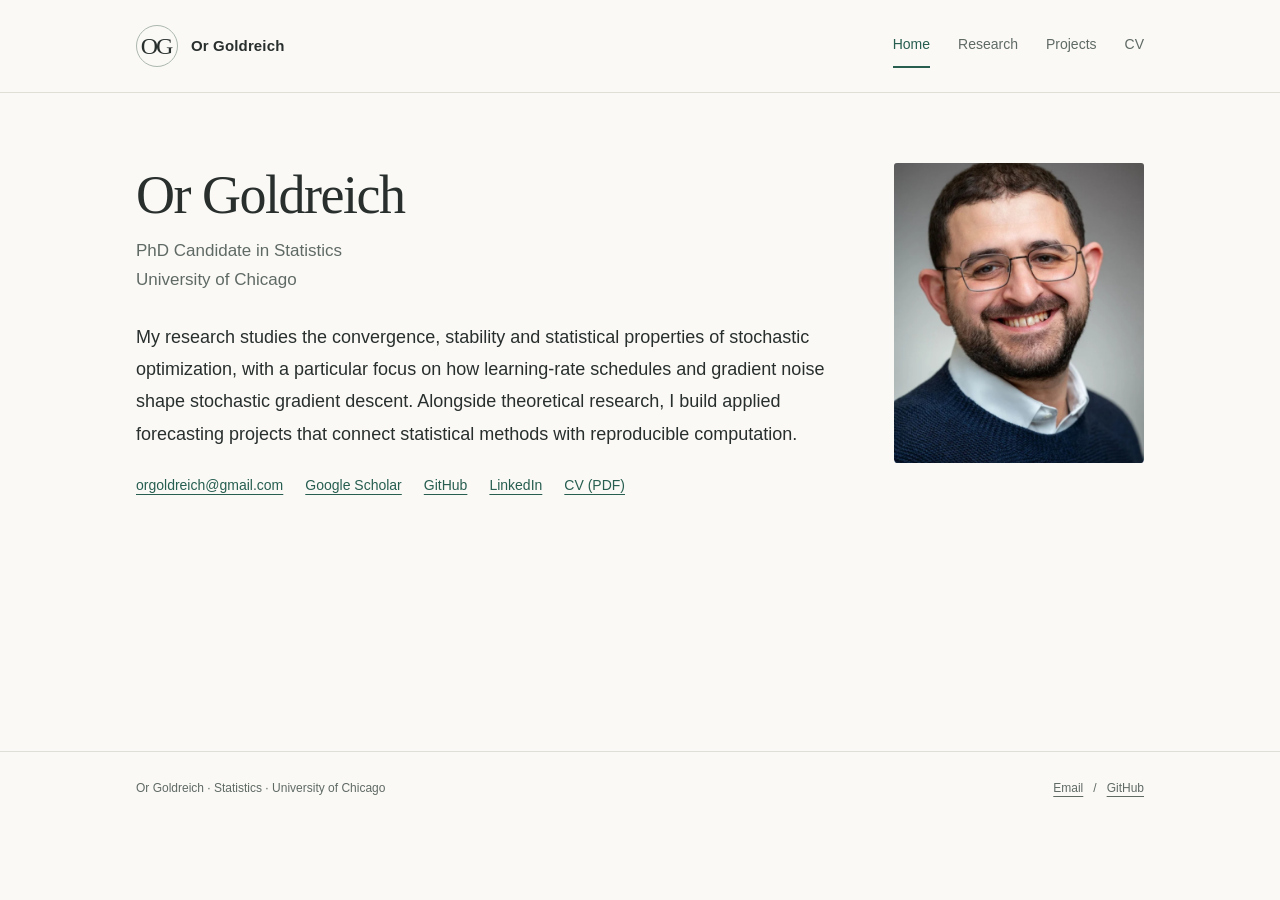
<file: public/index.html>
<!doctype html>
<html lang="en"><head><meta charset="utf-8"><meta name="viewport" content="width=device-width,initial-scale=1">
<title>Research &amp; projects · Or Goldreich</title><meta name="description" content="Or Goldreich, PhD candidate in Statistics at the University of Chicago. Research in stochastic optimization and statistical theory, with applied forecasting projects.">
<meta name="theme-color" content="#faf9f6"><meta property="og:title" content="Research &amp; projects · Or Goldreich"><meta property="og:description" content="Or Goldreich, PhD candidate in Statistics at the University of Chicago. Research in stochastic optimization and statistical theory, with applied forecasting projects."><meta property="og:type" content="website">
<link rel="icon" href="assets/favicon.svg" type="image/svg+xml"><link rel="stylesheet" href="styles.css"><script src="site.js" defer></script></head>
<body><a class="skip" href="#main">Skip to content</a><header class="site-header"><div class="wrap header-inner"><a class="brand" href="index.html" aria-label="Or Goldreich home"><span class="monogram" aria-hidden="true">OG</span><span class="brand-name">Or Goldreich</span></a><nav class="nav" aria-label="Main navigation"><a href="index.html" aria-current="page">Home</a><a href="research.html">Research</a><a href="projects.html">Projects</a><a href="cv.html">CV</a></nav></div></header>
<main class="wrap" id="main"><section class="intro home-intro"><div class="home-copy"><h1>Or Goldreich</h1><p class="role">PhD Candidate in Statistics<br>University of Chicago</p><p class="lead">My research studies the convergence, stability and statistical properties of stochastic optimization, with a particular focus on how learning-rate schedules and gradient noise shape stochastic gradient descent. Alongside theoretical research, I build applied forecasting projects that connect statistical methods with reproducible computation.</p><div class="link-row"><a href="mailto:orgoldreich@gmail.com">orgoldreich@gmail.com</a><a href="https://scholar.google.com/citations?hl=en&amp;user=-E0CAHEAAAAJ">Google Scholar</a><a href="https://github.com/Goldreich">GitHub</a><a href="https://www.linkedin.com/in/or-goldreich-709a765a">LinkedIn</a><a href="assets/or-goldreich-cv.pdf">CV (PDF)</a></div></div><div class="profile-photo"><img src="assets/or-goldreich.jpg" alt="Portrait of Or Goldreich" width="1216" height="1536" fetchpriority="high"></div></section></main><footer class="footer"><div class="wrap footer-inner"><span>Or Goldreich · Statistics · University of Chicago</span><span><a href="mailto:orgoldreich@gmail.com">Email</a> &nbsp; / &nbsp; <a href="https://github.com/Goldreich">GitHub</a></span></div></footer></body></html>
</file>
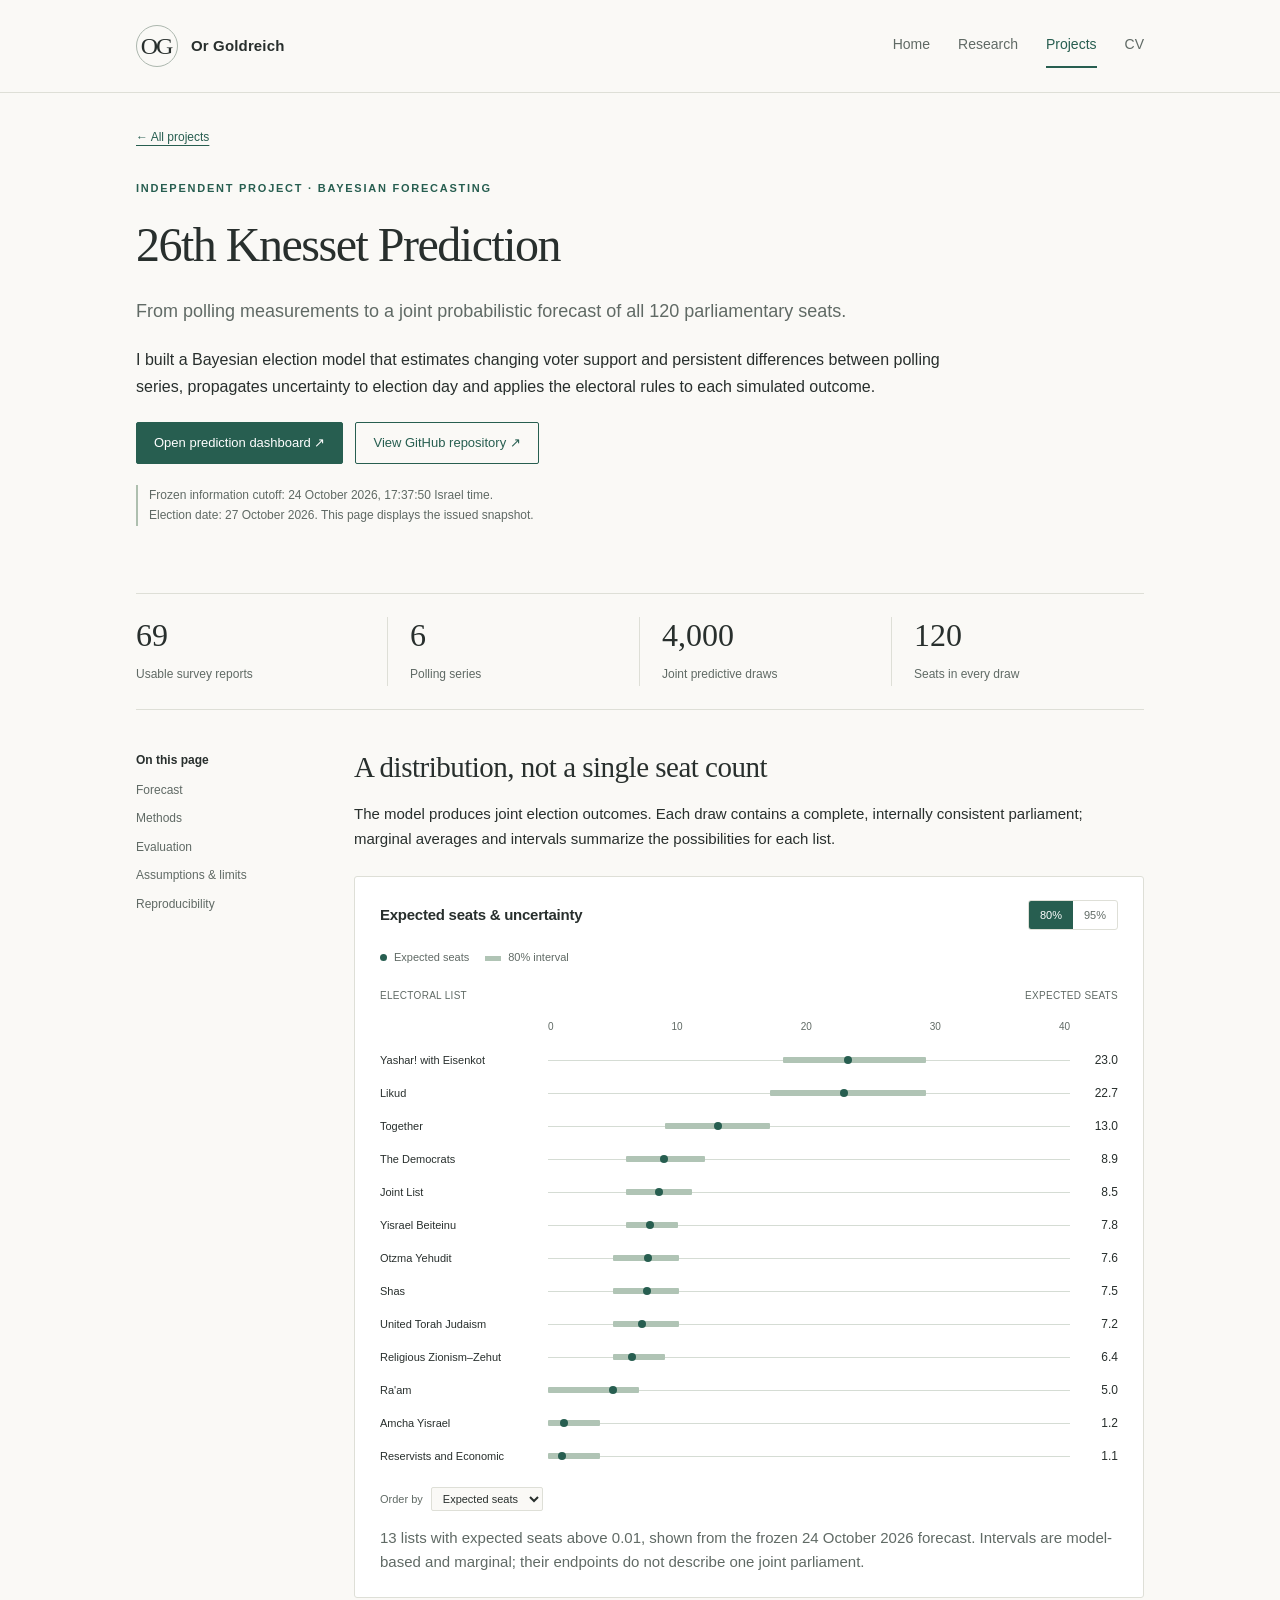
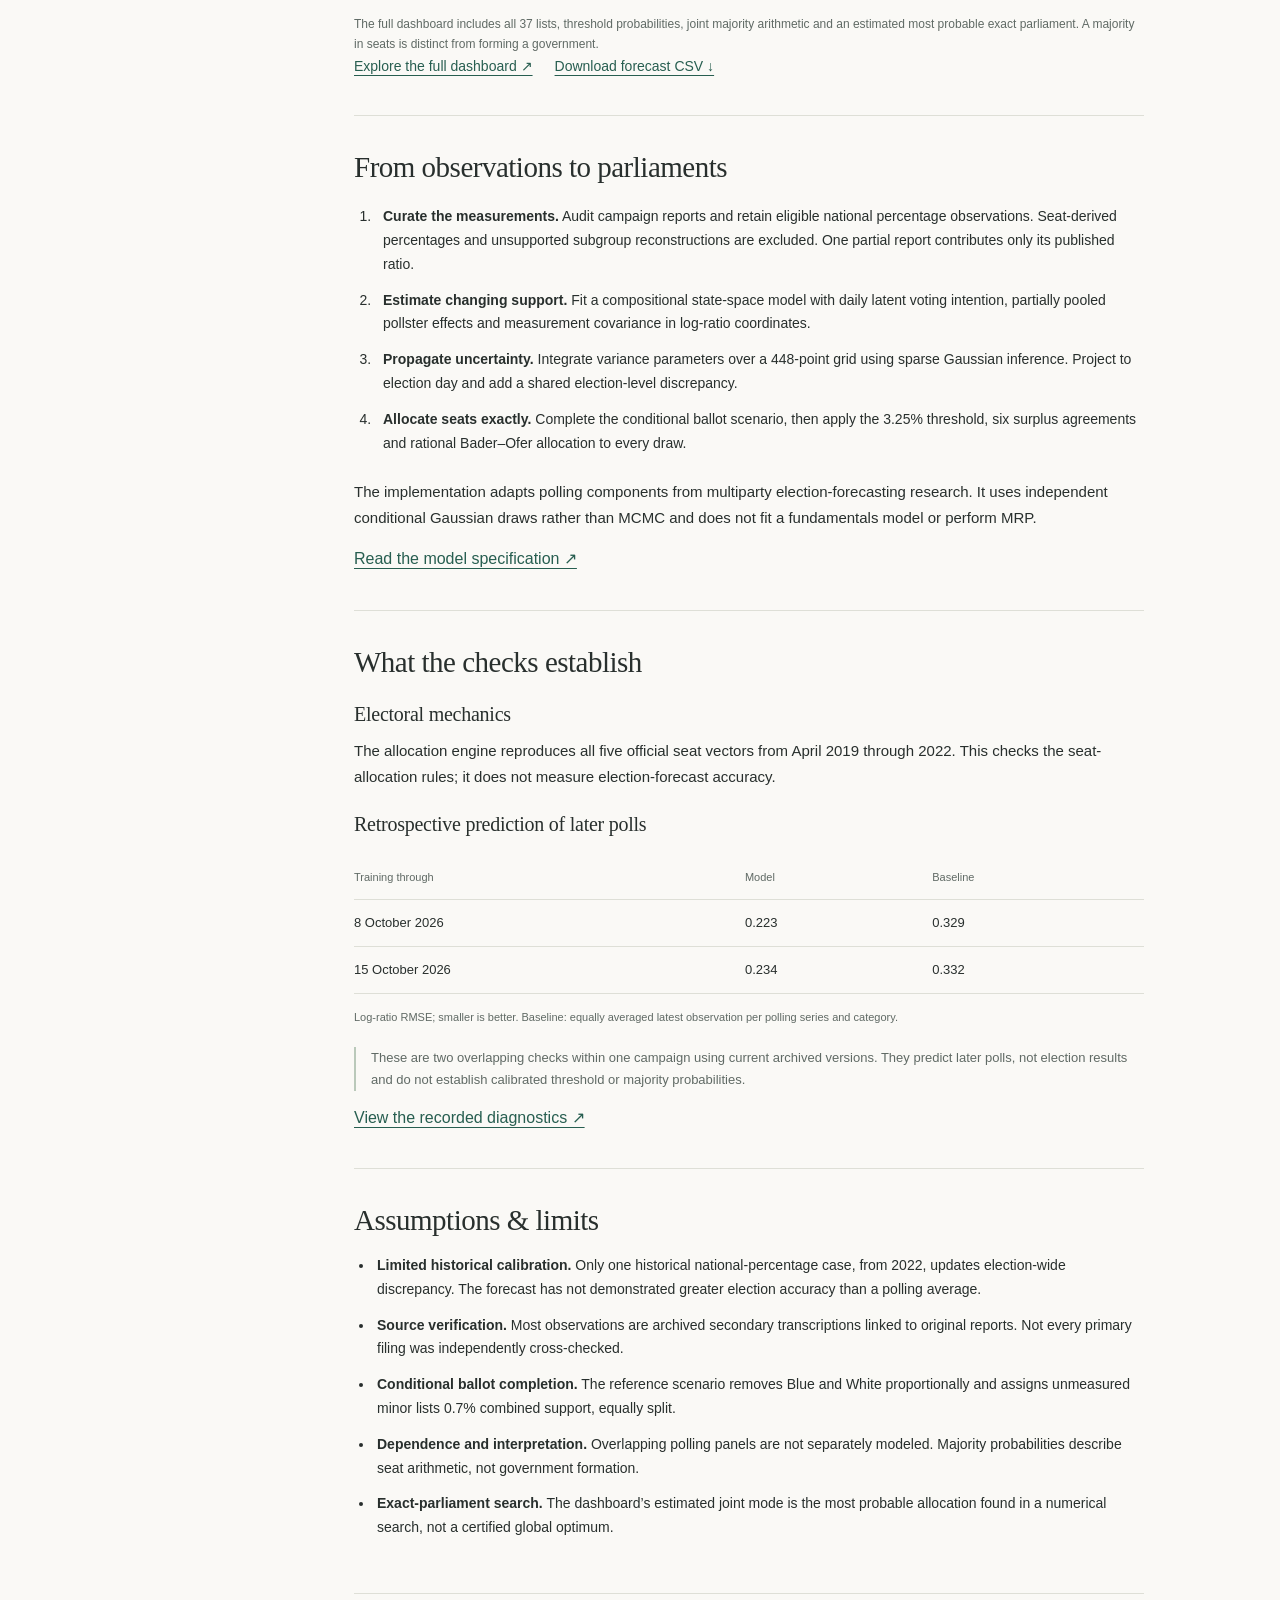
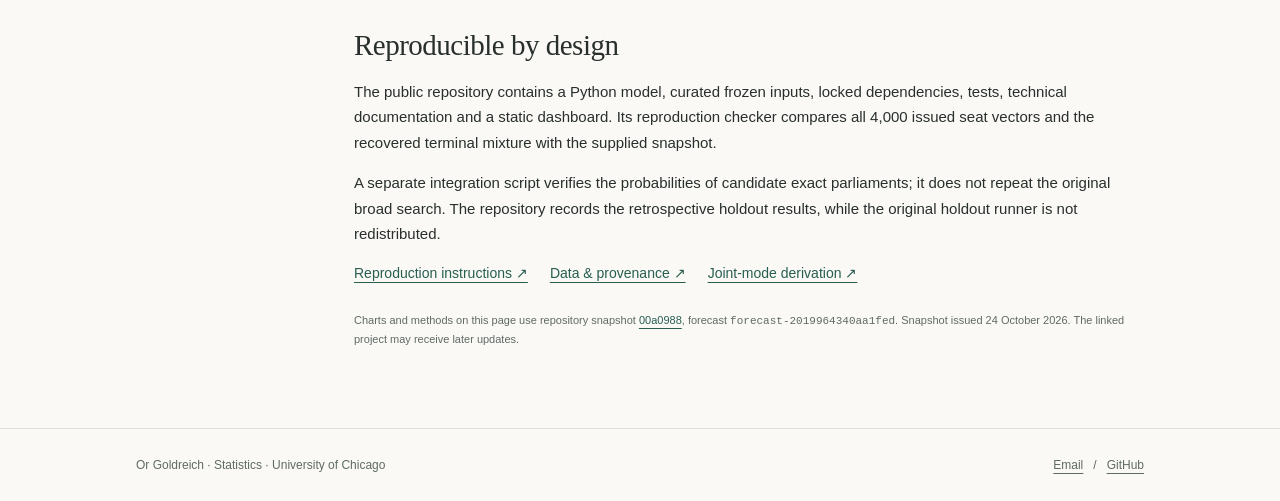
<file: public/projects/knesset/index.html>
<!doctype html>
<html lang="en"><head><meta charset="utf-8"><meta name="viewport" content="width=device-width,initial-scale=1">
<title>26th Knesset Prediction · Or Goldreich</title><meta name="description" content="A Bayesian election-forecasting project by Or Goldreich: polling models, joint seat distributions, reproducible computation and explicit evaluation limits.">
<meta name="theme-color" content="#faf9f6"><meta property="og:title" content="26th Knesset Prediction · Or Goldreich"><meta property="og:description" content="A Bayesian election-forecasting project by Or Goldreich: polling models, joint seat distributions, reproducible computation and explicit evaluation limits."><meta property="og:type" content="website">
<link rel="icon" href="../../assets/favicon.svg" type="image/svg+xml"><link rel="stylesheet" href="../../styles.css"><script src="../../site.js" defer></script></head>
<body><a class="skip" href="#main">Skip to content</a><header class="site-header"><div class="wrap header-inner"><a class="brand" href="../../index.html" aria-label="Or Goldreich home"><span class="monogram" aria-hidden="true">OG</span><span class="brand-name">Or Goldreich</span></a><nav class="nav" aria-label="Main navigation"><a href="../../index.html">Home</a><a href="../../research.html">Research</a><a href="../../projects.html" aria-current="page">Projects</a><a href="../../cv.html">CV</a></nav></div></header>
<main class="wrap" id="main"><a class="back-link" href="../../projects.html">← All projects</a><section class="page-intro project-intro"><p class="eyebrow">Independent project · Bayesian forecasting</p><h1>26th Knesset Prediction</h1><p class="lead">From polling measurements to a joint probabilistic forecast of all 120 parliamentary seats.</p><p>I built a Bayesian election model that estimates changing voter support and persistent differences between polling series, propagates uncertainty to election day and applies the electoral rules to each simulated outcome.</p><div class="button-row"><a href="https://goldreich.github.io/26th-knesset-prediction/" class="button">Open prediction dashboard ↗</a><a href="https://github.com/Goldreich/26th-knesset-prediction" class="button secondary">View GitHub repository ↗</a></div><p class="snapshot">Frozen information cutoff: 24 October 2026, 17:37:50 Israel time.<br>Election date: 27 October 2026. This page displays the issued snapshot.</p></section>
<div class="metrics" aria-label="Project overview"><div class="metric"><strong>69</strong><span>Usable survey reports</span></div><div class="metric"><strong>6</strong><span>Polling series</span></div><div class="metric"><strong>4,000</strong><span>Joint predictive draws</span></div><div class="metric"><strong>120</strong><span>Seats in every draw</span></div></div>
<div class="project-layout"><aside class="article-nav" aria-label="On this page"><p>On this page</p><a href="#forecast">Forecast</a><a href="#methods">Methods</a><a href="#evaluation">Evaluation</a><a href="#limits">Assumptions & limits</a><a href="#reproduce">Reproducibility</a></aside><div>
<section class="article-section" id="forecast"><h2>A distribution, not a single seat count</h2><p>The model produces joint election outcomes. Each draw contains a complete, internally consistent parliament; marginal averages and intervals summarize the possibilities for each list.</p><div class="chart-box"><div class="chart-top"><h3>Expected seats & uncertainty</h3><div class="segmented" role="group" aria-label="Model uncertainty interval"><button data-interval="80" aria-pressed="true">80%</button><button data-interval="95" aria-pressed="false">95%</button></div></div><div class="legend"><span class="legend-dot">Expected seats</span><span class="legend-line" data-interval-label>80% interval</span></div><div class="chart-labels"><span>Electoral list</span><span>Expected seats</span></div><div class="chart-ticks" aria-hidden="true"><span></span><span class="tick-track"><span>0</span><span>10</span><span>20</span><span>30</span><span>40</span></span><span></span></div><div id="seat-chart-rows"><div class="chart-row" data-chart-row data-name="Yashar! with Eisenkot" data-mean="22.95" data-lo80="18" data-hi80="29" data-lo95="14" data-hi95="34" aria-label="Yashar! with Eisenkot: expected seats 22.95; 80% interval 18 to 29 seats."><span>Yashar! with Eisenkot</span><span class="track" aria-hidden="true"><span class="interval" style="left:45.0%;width:27.500000000000004%"></span><span class="dot" style="left:57.38125000000001%"></span></span><span class="num">23.0</span></div><div class="chart-row" data-chart-row data-name="Likud" data-mean="22.69" data-lo80="17" data-hi80="29" data-lo95="14" data-hi95="33" aria-label="Likud: expected seats 22.69; 80% interval 17 to 29 seats."><span>Likud</span><span class="track" aria-hidden="true"><span class="interval" style="left:42.5%;width:30.0%"></span><span class="dot" style="left:56.714375%"></span></span><span class="num">22.7</span></div><div class="chart-row" data-chart-row data-name="Together" data-mean="13.00" data-lo80="9" data-hi80="17" data-lo95="8" data-hi95="20" aria-label="Together: expected seats 13.00; 80% interval 9 to 17 seats."><span>Together</span><span class="track" aria-hidden="true"><span class="interval" style="left:22.5%;width:20.0%"></span><span class="dot" style="left:32.505%"></span></span><span class="num">13.0</span></div><div class="chart-row" data-chart-row data-name="The Democrats" data-mean="8.92" data-lo80="6" data-hi80="12" data-lo95="5" data-hi95="14" aria-label="The Democrats: expected seats 8.92; 80% interval 6 to 12 seats."><span>The Democrats</span><span class="track" aria-hidden="true"><span class="interval" style="left:15.0%;width:15.0%"></span><span class="dot" style="left:22.292499999999997%"></span></span><span class="num">8.9</span></div><div class="chart-row" data-chart-row data-name="Joint List" data-mean="8.50" data-lo80="6" data-hi80="11" data-lo95="5" data-hi95="13" aria-label="Joint List: expected seats 8.50; 80% interval 6 to 11 seats."><span>Joint List</span><span class="track" aria-hidden="true"><span class="interval" style="left:15.0%;width:12.5%"></span><span class="dot" style="left:21.25375%"></span></span><span class="num">8.5</span></div><div class="chart-row" data-chart-row data-name="Yisrael Beiteinu" data-mean="7.82" data-lo80="6" data-hi80="10" data-lo95="4" data-hi95="12" aria-label="Yisrael Beiteinu: expected seats 7.82; 80% interval 6 to 10 seats."><span>Yisrael Beiteinu</span><span class="track" aria-hidden="true"><span class="interval" style="left:15.0%;width:10.0%"></span><span class="dot" style="left:19.554375%"></span></span><span class="num">7.8</span></div><div class="chart-row" data-chart-row data-name="Otzma Yehudit" data-mean="7.64" data-lo80="5" data-hi80="10" data-lo95="4" data-hi95="12" aria-label="Otzma Yehudit: expected seats 7.64; 80% interval 5 to 10 seats."><span>Otzma Yehudit</span><span class="track" aria-hidden="true"><span class="interval" style="left:12.5%;width:12.5%"></span><span class="dot" style="left:19.108125%"></span></span><span class="num">7.6</span></div><div class="chart-row" data-chart-row data-name="Shas" data-mean="7.55" data-lo80="5" data-hi80="10" data-lo95="4" data-hi95="12" aria-label="Shas: expected seats 7.55; 80% interval 5 to 10 seats."><span>Shas</span><span class="track" aria-hidden="true"><span class="interval" style="left:12.5%;width:12.5%"></span><span class="dot" style="left:18.873124999999998%"></span></span><span class="num">7.5</span></div><div class="chart-row" data-chart-row data-name="United Torah Judaism" data-mean="7.23" data-lo80="5" data-hi80="10" data-lo95="4" data-hi95="12" aria-label="United Torah Judaism: expected seats 7.23; 80% interval 5 to 10 seats."><span>United Torah Judaism</span><span class="track" aria-hidden="true"><span class="interval" style="left:12.5%;width:12.5%"></span><span class="dot" style="left:18.078125%"></span></span><span class="num">7.2</span></div><div class="chart-row" data-chart-row data-name="Religious Zionism–Zehut" data-mean="6.45" data-lo80="5" data-hi80="9" data-lo95="0" data-hi95="10" aria-label="Religious Zionism–Zehut: expected seats 6.45; 80% interval 5 to 9 seats."><span>Religious Zionism–Zehut</span><span class="track" aria-hidden="true"><span class="interval" style="left:12.5%;width:10.0%"></span><span class="dot" style="left:16.118125%"></span></span><span class="num">6.4</span></div><div class="chart-row" data-chart-row data-name="Ra&#x27;am" data-mean="5.00" data-lo80="0" data-hi80="7" data-lo95="0" data-hi95="9" aria-label="Ra&#x27;am: expected seats 5.00; 80% interval 0 to 7 seats."><span>Ra&#x27;am</span><span class="track" aria-hidden="true"><span class="interval" style="left:0.0%;width:17.5%"></span><span class="dot" style="left:12.499374999999999%"></span></span><span class="num">5.0</span></div><div class="chart-row" data-chart-row data-name="Amcha Yisrael" data-mean="1.20" data-lo80="0" data-hi80="4" data-lo95="0" data-hi95="6" aria-label="Amcha Yisrael: expected seats 1.20; 80% interval 0 to 4 seats."><span>Amcha Yisrael</span><span class="track" aria-hidden="true"><span class="interval" style="left:0.0%;width:10.0%"></span><span class="dot" style="left:2.9875000000000003%"></span></span><span class="num">1.2</span></div><div class="chart-row" data-chart-row data-name="Reservists and Economic" data-mean="1.05" data-lo80="0" data-hi80="4" data-lo95="0" data-hi95="5" aria-label="Reservists and Economic: expected seats 1.05; 80% interval 0 to 4 seats."><span>Reservists and Economic</span><span class="track" aria-hidden="true"><span class="interval" style="left:0.0%;width:10.0%"></span><span class="dot" style="left:2.62625%"></span></span><span class="num">1.1</span></div></div><div class="chart-sort"><label for="chart-sort">Order by</label><select id="chart-sort"><option value="seats">Expected seats</option><option value="name">List name</option></select></div><p class="figure-caption">13 lists with expected seats above 0.01, shown from the frozen 24 October 2026 forecast. Intervals are model-based and marginal; their endpoints do not describe one joint parliament.</p><span id="chart-announcement" class="figure-caption" role="status"></span></div><p class="readout">The full dashboard includes all 37 lists, threshold probabilities, joint majority arithmetic and an estimated most probable exact parliament. A majority in seats is distinct from forming a government.</p><div class="link-row"><a href="https://goldreich.github.io/26th-knesset-prediction/">Explore the full dashboard ↗</a><a href="../../assets/knesset-forecast.csv">Download forecast CSV ↓</a></div></section>
<section class="article-section" id="methods"><h2>From observations to parliaments</h2><ol class="steps"><li><strong>Curate the measurements.</strong> Audit campaign reports and retain eligible national percentage observations. Seat-derived percentages and unsupported subgroup reconstructions are excluded. One partial report contributes only its published ratio.</li><li><strong>Estimate changing support.</strong> Fit a compositional state-space model with daily latent voting intention, partially pooled pollster effects and measurement covariance in log-ratio coordinates.</li><li><strong>Propagate uncertainty.</strong> Integrate variance parameters over a 448-point grid using sparse Gaussian inference. Project to election day and add a shared election-level discrepancy.</li><li><strong>Allocate seats exactly.</strong> Complete the conditional ballot scenario, then apply the 3.25% threshold, six surplus agreements and rational Bader–Ofer allocation to every draw.</li></ol><p>The implementation adapts polling components from multiparty election-forecasting research. It uses independent conditional Gaussian draws rather than MCMC and does not fit a fundamentals model or perform MRP.</p><a href="https://github.com/Goldreich/26th-knesset-prediction/blob/00a0988471e51f7d89cc7aeb0e42cfa57b2d3713/docs/dynamic.md">Read the model specification ↗</a></section>
<section class="article-section" id="evaluation"><h2>What the checks establish</h2><h3>Electoral mechanics</h3><p>The allocation engine reproduces all five official seat vectors from April 2019 through 2022. This checks the seat-allocation rules; it does not measure election-forecast accuracy.</p><h3>Retrospective prediction of later polls</h3><table class="evaluation"><caption class="figure-caption" style="text-align:left;caption-side:bottom">Log-ratio RMSE; smaller is better. Baseline: equally averaged latest observation per polling series and category.</caption><thead><tr><th scope="col">Training through</th><th scope="col">Model</th><th scope="col">Baseline</th></tr></thead><tbody><tr><td>8 October 2026</td><td>0.223</td><td>0.329</td></tr><tr><td>15 October 2026</td><td>0.234</td><td>0.332</td></tr></tbody></table><p class="note">These are two overlapping checks within one campaign using current archived versions. They predict later polls, not election results and do not establish calibrated threshold or majority probabilities.</p><a href="https://github.com/Goldreich/26th-knesset-prediction/blob/00a0988471e51f7d89cc7aeb0e42cfa57b2d3713/docs/poll_holdouts.json">View the recorded diagnostics ↗</a></section>
<section class="article-section" id="limits"><h2>Assumptions & limits</h2><ul class="limitations"><li><strong>Limited historical calibration.</strong> Only one historical national-percentage case, from 2022, updates election-wide discrepancy. The forecast has not demonstrated greater election accuracy than a polling average.</li><li><strong>Source verification.</strong> Most observations are archived secondary transcriptions linked to original reports. Not every primary filing was independently cross-checked.</li><li><strong>Conditional ballot completion.</strong> The reference scenario removes Blue and White proportionally and assigns unmeasured minor lists 0.7% combined support, equally split.</li><li><strong>Dependence and interpretation.</strong> Overlapping polling panels are not separately modeled. Majority probabilities describe seat arithmetic, not government formation.</li><li><strong>Exact-parliament search.</strong> The dashboard’s estimated joint mode is the most probable allocation found in a numerical search, not a certified global optimum.</li></ul></section>
<section class="article-section" id="reproduce"><h2>Reproducible by design</h2><p>The public repository contains a Python model, curated frozen inputs, locked dependencies, tests, technical documentation and a static dashboard. Its reproduction checker compares all 4,000 issued seat vectors and the recovered terminal mixture with the supplied snapshot.</p><p>A separate integration script verifies the probabilities of candidate exact parliaments; it does not repeat the original broad search. The repository records the retrospective holdout results, while the original holdout runner is not redistributed.</p><div class="link-row"><a href="https://github.com/Goldreich/26th-knesset-prediction#reproduce-the-prediction">Reproduction instructions ↗</a><a href="https://github.com/Goldreich/26th-knesset-prediction/blob/00a0988471e51f7d89cc7aeb0e42cfa57b2d3713/data/README.md">Data & provenance ↗</a><a href="https://github.com/Goldreich/26th-knesset-prediction/blob/00a0988471e51f7d89cc7aeb0e42cfa57b2d3713/docs/joint_mode.md">Joint-mode derivation ↗</a></div><p class="source-note" style="margin-top:25px">Charts and methods on this page use repository snapshot <a href="https://github.com/Goldreich/26th-knesset-prediction/tree/00a0988471e51f7d89cc7aeb0e42cfa57b2d3713">00a0988</a>, forecast <code>forecast-2019964340aa1fed</code>. Snapshot issued 24 October 2026. The linked project may receive later updates.</p></section>
</div></div></main><footer class="footer"><div class="wrap footer-inner"><span>Or Goldreich · Statistics · University of Chicago</span><span><a href="mailto:orgoldreich@gmail.com">Email</a> &nbsp; / &nbsp; <a href="https://github.com/Goldreich">GitHub</a></span></div></footer></body></html>
</file>
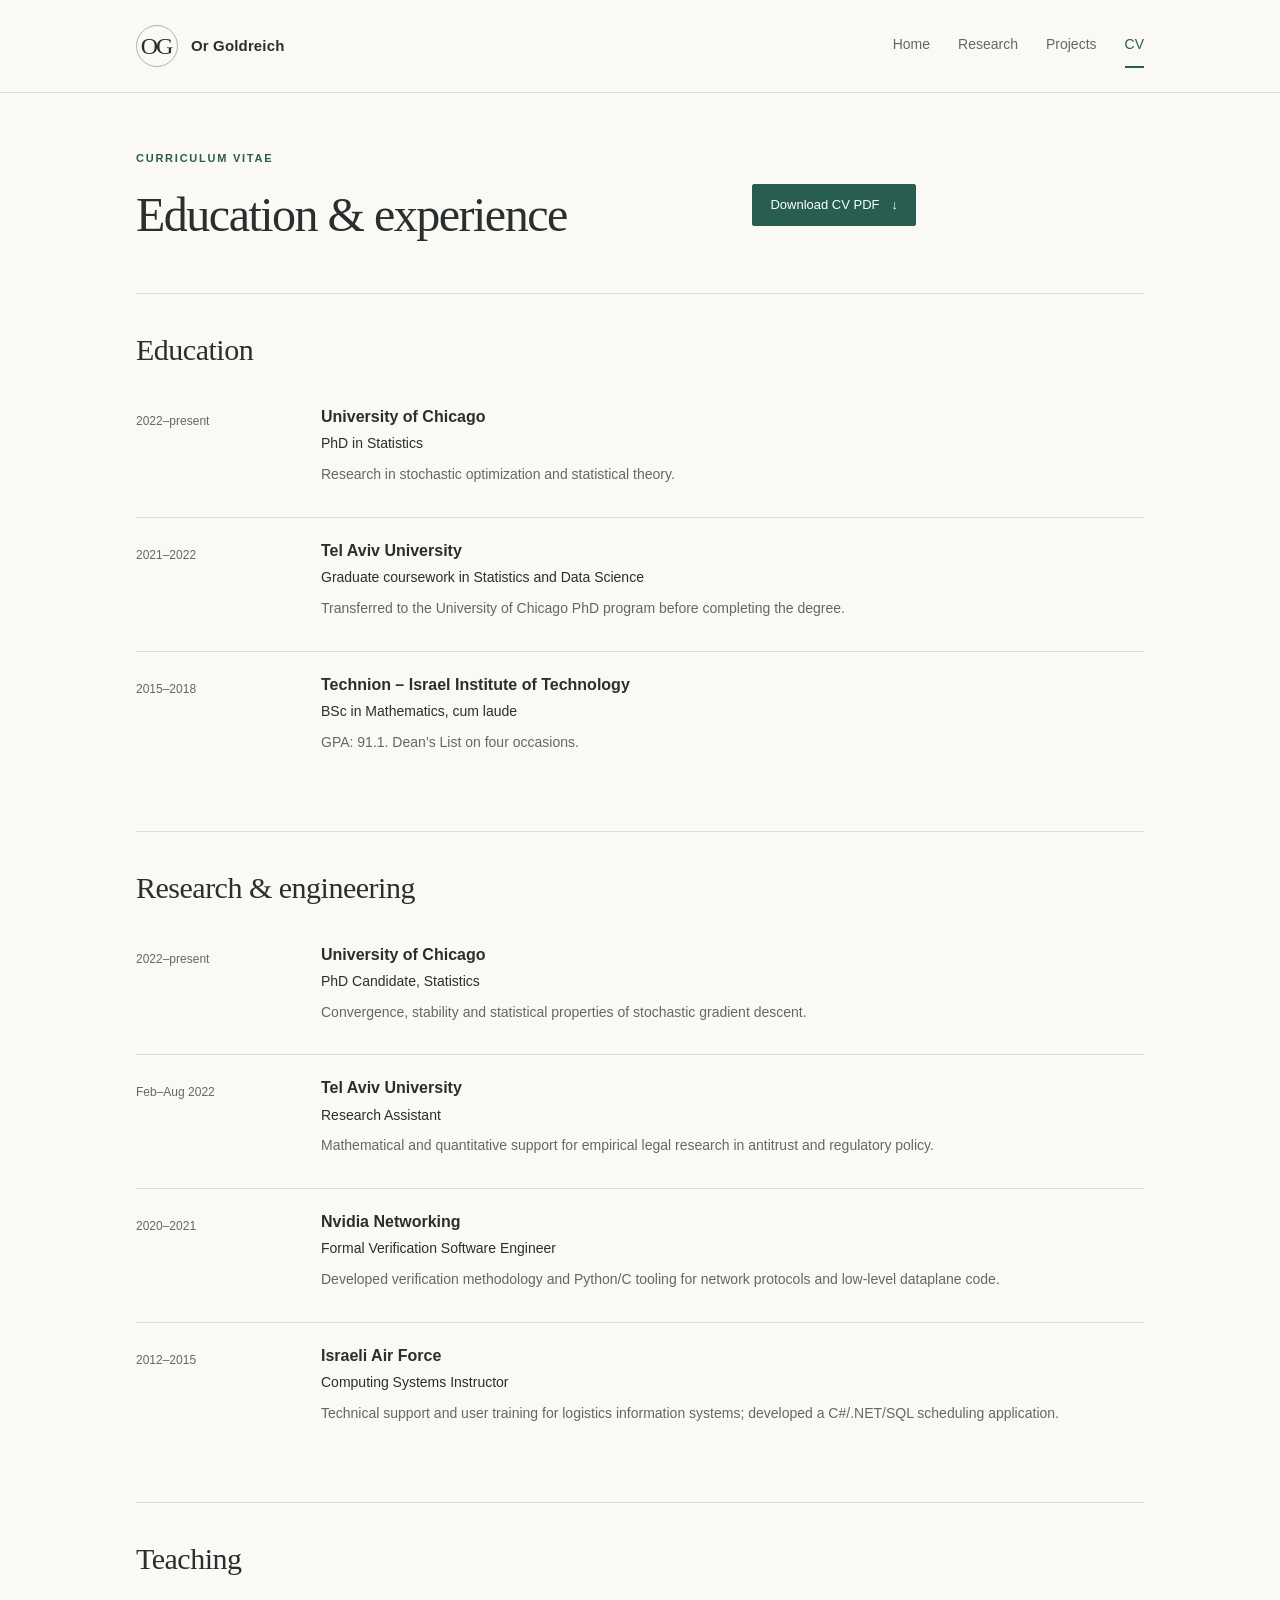
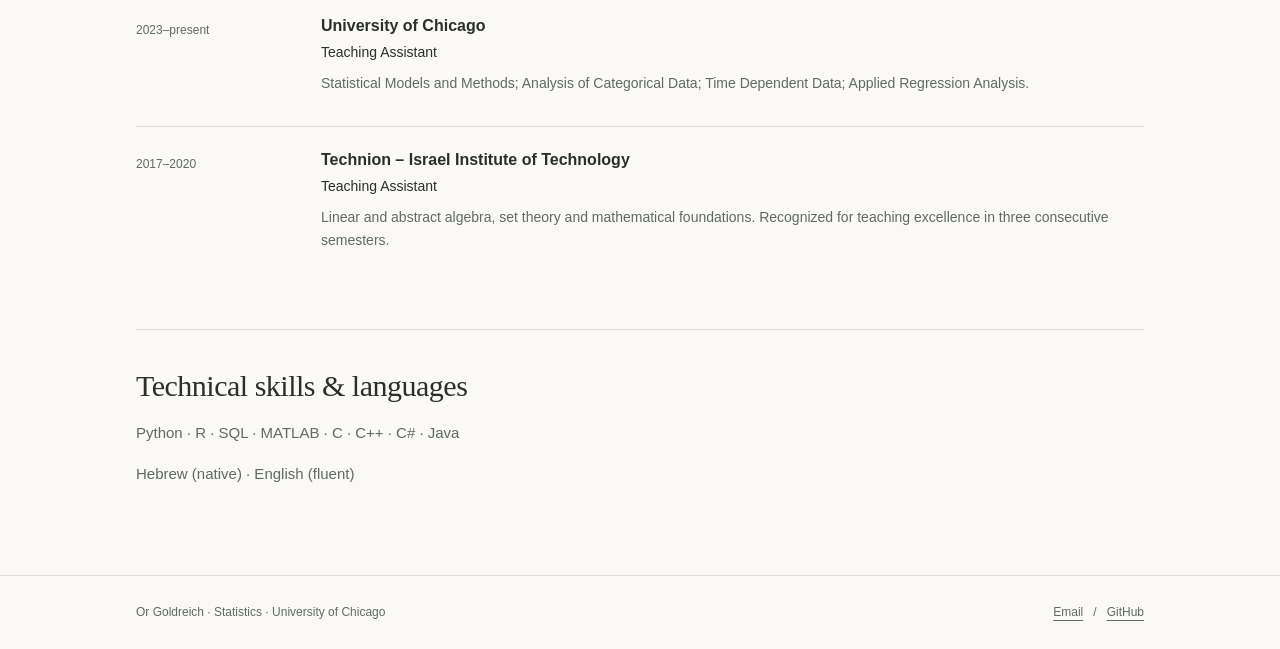
<file: public/cv.html>
<!doctype html>
<html lang="en"><head><meta charset="utf-8"><meta name="viewport" content="width=device-width,initial-scale=1">
<title>CV · Or Goldreich</title><meta name="description" content="Education, research, engineering and teaching experience of Or Goldreich. Download a two-page academic CV.">
<meta name="theme-color" content="#faf9f6"><meta property="og:title" content="CV · Or Goldreich"><meta property="og:description" content="Education, research, engineering and teaching experience of Or Goldreich. Download a two-page academic CV."><meta property="og:type" content="website">
<link rel="icon" href="assets/favicon.svg" type="image/svg+xml"><link rel="stylesheet" href="styles.css"><script src="site.js" defer></script></head>
<body><a class="skip" href="#main">Skip to content</a><header class="site-header"><div class="wrap header-inner"><a class="brand" href="index.html" aria-label="Or Goldreich home"><span class="monogram" aria-hidden="true">OG</span><span class="brand-name">Or Goldreich</span></a><nav class="nav" aria-label="Main navigation"><a href="index.html">Home</a><a href="research.html">Research</a><a href="projects.html">Projects</a><a href="cv.html" aria-current="page">CV</a></nav></div></header>
<main class="wrap" id="main"><section class="page-intro cv-intro"><div><p class="eyebrow">Curriculum vitae</p><h1>Education & experience</h1></div><a class="button" href="assets/or-goldreich-cv.pdf" download>Download CV PDF <span aria-hidden="true">↓</span></a></section><section class="section"><h2>Education</h2><div class="timeline-row"><div class="timeline-date">2022–present</div><div><h3>University of Chicago</h3><p class="degree">PhD in Statistics</p><p>Research in stochastic optimization and statistical theory.</p></div></div><div class="timeline-row"><div class="timeline-date">2021–2022</div><div><h3>Tel Aviv University</h3><p class="degree">Graduate coursework in Statistics and Data Science</p><p>Transferred to the University of Chicago PhD program before completing the degree.</p></div></div><div class="timeline-row"><div class="timeline-date">2015–2018</div><div><h3>Technion – Israel Institute of Technology</h3><p class="degree">BSc in Mathematics, cum laude</p><p>GPA: 91.1. Dean’s List on four occasions.</p></div></div></section><section class="section"><h2>Research & engineering</h2><div class="timeline-row"><div class="timeline-date">2022–present</div><div><h3>University of Chicago</h3><p class="degree">PhD Candidate, Statistics</p><p>Convergence, stability and statistical properties of stochastic gradient descent.</p></div></div><div class="timeline-row"><div class="timeline-date">Feb–Aug 2022</div><div><h3>Tel Aviv University</h3><p class="degree">Research Assistant</p><p>Mathematical and quantitative support for empirical legal research in antitrust and regulatory policy.</p></div></div><div class="timeline-row"><div class="timeline-date">2020–2021</div><div><h3>Nvidia Networking</h3><p class="degree">Formal Verification Software Engineer</p><p>Developed verification methodology and Python/C tooling for network protocols and low-level dataplane code.</p></div></div><div class="timeline-row"><div class="timeline-date">2012–2015</div><div><h3>Israeli Air Force</h3><p class="degree">Computing Systems Instructor</p><p>Technical support and user training for logistics information systems; developed a C#/.NET/SQL scheduling application.</p></div></div></section><section class="section" id="teaching"><h2>Teaching</h2><div class="timeline-row"><div class="timeline-date">2023–present</div><div><h3>University of Chicago</h3><p class="degree">Teaching Assistant</p><p>Statistical Models and Methods; Analysis of Categorical Data; Time Dependent Data; Applied Regression Analysis.</p></div></div><div class="timeline-row"><div class="timeline-date">2017–2020</div><div><h3>Technion – Israel Institute of Technology</h3><p class="degree">Teaching Assistant</p><p>Linear and abstract algebra, set theory and mathematical foundations. Recognized for teaching excellence in three consecutive semesters.</p></div></div></section><section class="section"><h2>Technical skills & languages</h2><p class="skills-line">Python · R · SQL · MATLAB · C · C++ · C# · Java</p><p class="skills-line">Hebrew (native) · English (fluent)</p></section></main><footer class="footer"><div class="wrap footer-inner"><span>Or Goldreich · Statistics · University of Chicago</span><span><a href="mailto:orgoldreich@gmail.com">Email</a> &nbsp; / &nbsp; <a href="https://github.com/Goldreich">GitHub</a></span></div></footer></body></html>
</file>
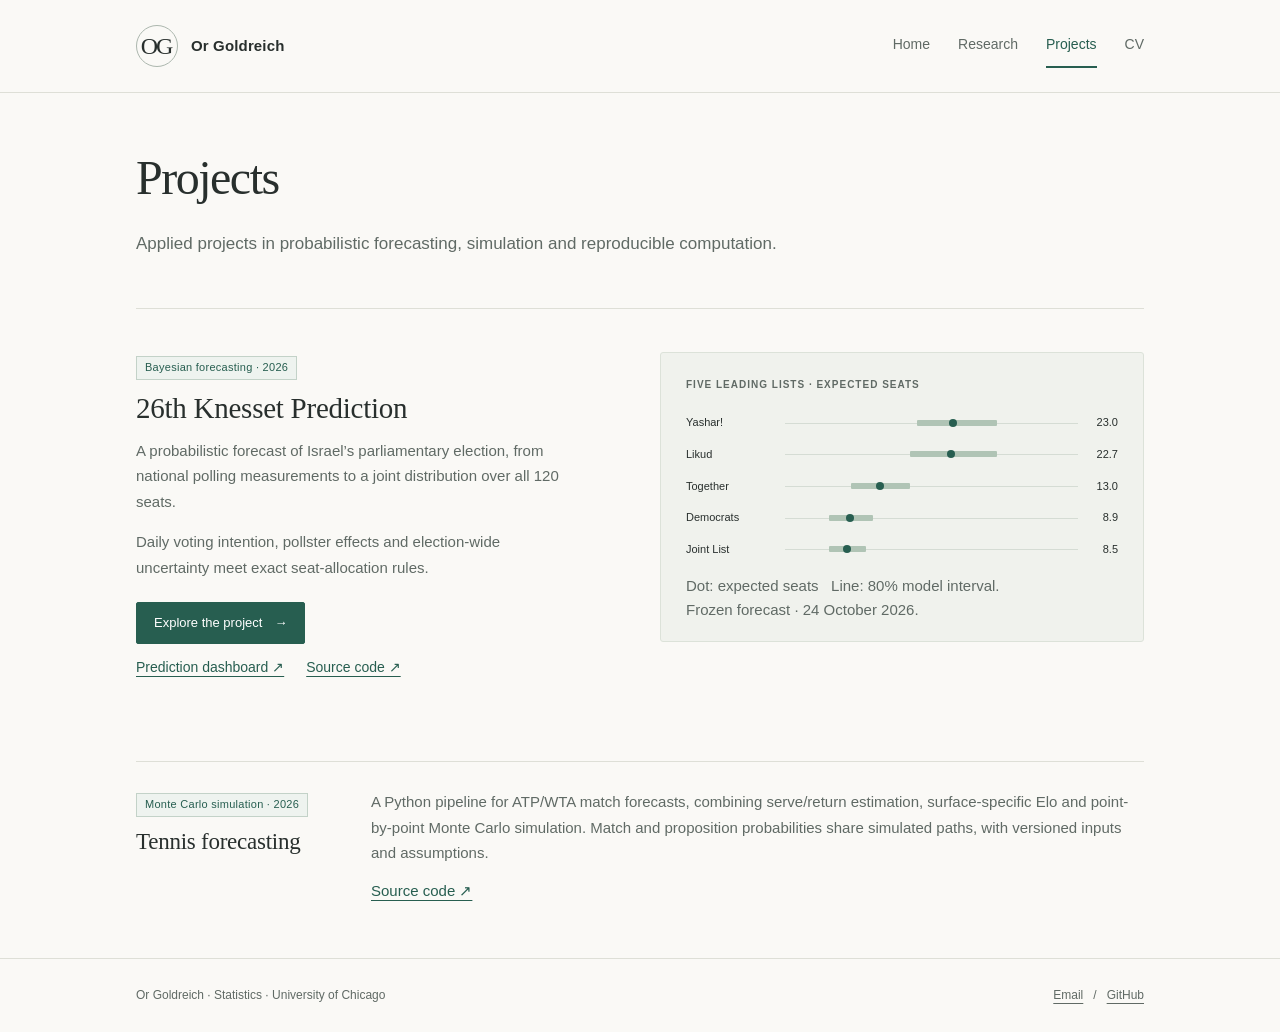
<file: public/projects.html>
<!doctype html>
<html lang="en"><head><meta charset="utf-8"><meta name="viewport" content="width=device-width,initial-scale=1">
<title>Projects · Or Goldreich</title><meta name="description" content="Independent statistical projects by Or Goldreich, featuring a Bayesian forecast for the 26th Knesset and probabilistic tennis modeling.">
<meta name="theme-color" content="#faf9f6"><meta property="og:title" content="Projects · Or Goldreich"><meta property="og:description" content="Independent statistical projects by Or Goldreich, featuring a Bayesian forecast for the 26th Knesset and probabilistic tennis modeling."><meta property="og:type" content="website">
<link rel="icon" href="assets/favicon.svg" type="image/svg+xml"><link rel="stylesheet" href="styles.css"><script src="site.js" defer></script></head>
<body><a class="skip" href="#main">Skip to content</a><header class="site-header"><div class="wrap header-inner"><a class="brand" href="index.html" aria-label="Or Goldreich home"><span class="monogram" aria-hidden="true">OG</span><span class="brand-name">Or Goldreich</span></a><nav class="nav" aria-label="Main navigation"><a href="index.html">Home</a><a href="research.html">Research</a><a href="projects.html" aria-current="page">Projects</a><a href="cv.html">CV</a></nav></div></header>
<main class="wrap" id="main"><section class="page-intro"><h1>Projects</h1><p class="lead">Applied projects in probabilistic forecasting, simulation and reproducible computation.</p></section><section class="section project-list" aria-label="Featured project"><div class="project-feature"><div><span class="badge">Bayesian forecasting · 2026</span><h3>26th Knesset Prediction</h3><p>A probabilistic forecast of Israel’s parliamentary election, from national polling measurements to a joint distribution over all 120 seats.</p><p>Daily voting intention, pollster effects and election-wide uncertainty meet exact seat-allocation rules.</p><div class="button-row"><a href="projects/knesset/index.html" class="button">Explore the project <span aria-hidden="true">→</span></a></div><div class="link-row"><a href="https://goldreich.github.io/26th-knesset-prediction/">Prediction dashboard ↗</a><a href="https://github.com/Goldreich/26th-knesset-prediction">Source code ↗</a></div></div><div class="figure-panel" aria-label="Expected seats and 80 percent uncertainty intervals for the five lists with the highest expected seats"><p class="eyebrow">Five leading lists · Expected seats</p><div class="mini-row"><span>Yashar!</span><span class="track" aria-hidden="true"><span class="interval" style="left:45.0%;width:27.500000000000004%"></span><span class="dot" style="left:57.38125000000001%"></span></span><span class="num">23.0</span></div><div class="mini-row"><span>Likud</span><span class="track" aria-hidden="true"><span class="interval" style="left:42.5%;width:30.0%"></span><span class="dot" style="left:56.714375%"></span></span><span class="num">22.7</span></div><div class="mini-row"><span>Together</span><span class="track" aria-hidden="true"><span class="interval" style="left:22.5%;width:20.0%"></span><span class="dot" style="left:32.505%"></span></span><span class="num">13.0</span></div><div class="mini-row"><span>Democrats</span><span class="track" aria-hidden="true"><span class="interval" style="left:15.0%;width:15.0%"></span><span class="dot" style="left:22.292499999999997%"></span></span><span class="num">8.9</span></div><div class="mini-row"><span>Joint List</span><span class="track" aria-hidden="true"><span class="interval" style="left:15.0%;width:12.5%"></span><span class="dot" style="left:21.25375%"></span></span><span class="num">8.5</span></div><p class="figure-caption">Dot: expected seats &nbsp; Line: 80% model interval.<br>Frozen forecast · 24 October 2026.</p></div></div></section><section class="small-project"><div><span class="badge">Monte Carlo simulation · 2026</span><h3>Tennis forecasting</h3></div><div><p>A Python pipeline for ATP/WTA match forecasts, combining serve/return estimation, surface-specific Elo and point-by-point Monte Carlo simulation. Match and proposition probabilities share simulated paths, with versioned inputs and assumptions.</p><p style="margin-top:12px"><a href="https://github.com/Goldreich/tennis-model">Source code ↗</a></p></div></section></main><footer class="footer"><div class="wrap footer-inner"><span>Or Goldreich · Statistics · University of Chicago</span><span><a href="mailto:orgoldreich@gmail.com">Email</a> &nbsp; / &nbsp; <a href="https://github.com/Goldreich">GitHub</a></span></div></footer></body></html>
</file>
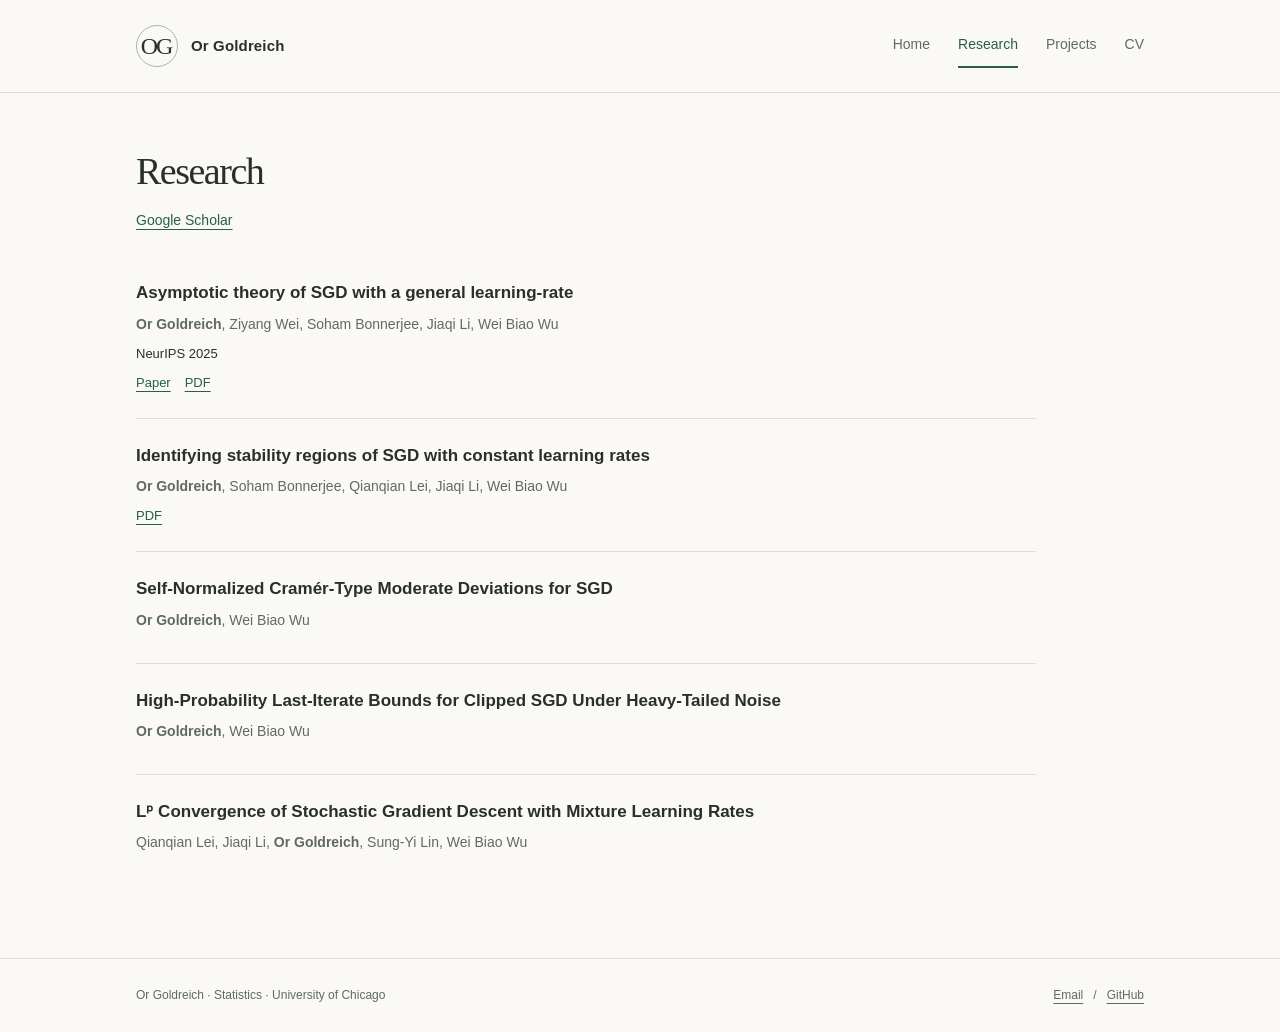
<file: public/research.html>
<!doctype html>
<html lang="en"><head><meta charset="utf-8"><meta name="viewport" content="width=device-width,initial-scale=1">
<title>Research · Or Goldreich</title><meta name="description" content="Papers by Or Goldreich on stochastic gradient descent, convergence, stability and statistical theory.">
<meta name="theme-color" content="#faf9f6"><meta property="og:title" content="Research · Or Goldreich"><meta property="og:description" content="Papers by Or Goldreich on stochastic gradient descent, convergence, stability and statistical theory."><meta property="og:type" content="website">
<link rel="icon" href="assets/favicon.svg" type="image/svg+xml"><link rel="stylesheet" href="styles.css"><script src="site.js" defer></script></head>
<body><a class="skip" href="#main">Skip to content</a><header class="site-header"><div class="wrap header-inner"><a class="brand" href="index.html" aria-label="Or Goldreich home"><span class="monogram" aria-hidden="true">OG</span><span class="brand-name">Or Goldreich</span></a><nav class="nav" aria-label="Main navigation"><a href="index.html">Home</a><a href="research.html" aria-current="page">Research</a><a href="projects.html">Projects</a><a href="cv.html">CV</a></nav></div></header>
<main class="wrap" id="main"><section class="page-intro research-intro"><h1>Research</h1><p><a href="https://scholar.google.com/citations?hl=en&amp;user=-E0CAHEAAAAJ">Google Scholar</a></p></section><div class="publication-list research-list"><article class="paper"><h3>Asymptotic theory of SGD with a general learning-rate</h3><p class="authors"><strong>Or Goldreich</strong>, Ziyang Wei, Soham Bonnerjee, Jiaqi Li, Wei Biao Wu</p><p class="venue">NeurIPS 2025</p><div class="pub-links"><a href="https://proceedings.neurips.cc/paper_files/paper/2025/hash/21ad9738bb0d93eb2e9ade69ff809da0-Abstract-Conference.html">Paper</a><a href="https://proceedings.neurips.cc/paper_files/paper/2025/file/21ad9738bb0d93eb2e9ade69ff809da0-Paper-Conference.pdf">PDF</a></div></article><article class="paper"><h3>Identifying stability regions of SGD with constant learning rates</h3><p class="authors"><strong>Or Goldreich</strong>, Soham Bonnerjee, Qianqian Lei, Jiaqi Li, Wei Biao Wu</p><div class="pub-links"><a href="https://sohamb01.github.io/drafts/soham_EOS.pdf">PDF</a></div></article><article class="paper"><h3>Self-Normalized Cramér-Type Moderate Deviations for SGD</h3><p class="authors"><strong>Or Goldreich</strong>, Wei Biao Wu</p></article><article class="paper"><h3>High-Probability Last-Iterate Bounds for Clipped SGD Under Heavy-Tailed Noise</h3><p class="authors"><strong>Or Goldreich</strong>, Wei Biao Wu</p></article><article class="paper"><h3>Lᵖ Convergence of Stochastic Gradient Descent with Mixture Learning Rates</h3><p class="authors">Qianqian Lei, Jiaqi Li, <strong>Or Goldreich</strong>, Sung-Yi Lin, Wei Biao Wu</p></article></div></main><footer class="footer"><div class="wrap footer-inner"><span>Or Goldreich · Statistics · University of Chicago</span><span><a href="mailto:orgoldreich@gmail.com">Email</a> &nbsp; / &nbsp; <a href="https://github.com/Goldreich">GitHub</a></span></div></footer></body></html>
</file>
<file: public/styles.css>
:root{--paper:#faf9f6;--ink:#282f2d;--muted:#606a65;--accent:#275e50;--accent-light:#e8efe9;--rule:#dedfd7;--white:#fff;--serif:Georgia,'Times New Roman',serif;--sans:Arial,Helvetica,sans-serif}
*{box-sizing:border-box}html{scroll-behavior:smooth;scroll-padding-top:30px}body{margin:0;background:var(--paper);color:var(--ink);font:16px/1.7 var(--sans);-webkit-font-smoothing:antialiased}a{color:var(--accent);text-decoration-thickness:1px;text-underline-offset:4px}a:hover{color:#173d32}button,select{font:inherit}button,a,select,summary{-webkit-tap-highlight-color:transparent}button{cursor:pointer}a:focus-visible,button:focus-visible,select:focus-visible,summary:focus-visible{outline:3px solid #a76e29;outline-offset:5px}button:disabled{cursor:default}.skip{position:fixed;top:-100px;left:12px;z-index:20;background:var(--white);padding:10px 20px}.skip:focus{top:10px}.wrap{max-width:1080px;margin:auto;padding:0 36px}.site-header{border-bottom:1px solid var(--rule)}.header-inner{min-height:92px;display:flex;align-items:center;justify-content:space-between;gap:30px}.brand{display:flex;gap:13px;align-items:center;text-decoration:none;color:var(--ink);font-size:15px;font-weight:600;letter-spacing:.01em}.monogram{font:24px var(--serif);width:42px;height:42px;border:1px solid #acb7ae;border-radius:50%;display:grid;place-items:center;letter-spacing:-2px;padding-right:2px}.nav{display:flex;gap:28px;align-items:center}.nav a{color:var(--muted);font-size:14px;text-decoration:none;padding:9px 0;border-bottom:2px solid transparent}.nav a:hover,.nav a[aria-current=page]{color:var(--accent);border-color:var(--accent)}main{min-height:70vh}h1,h2,h3,p{margin-top:0}h1,h2,h3{font-weight:400;line-height:1.2;font-family:var(--serif)}h1{font-size:52px;letter-spacing:-1.5px;margin-bottom:22px}h2{font-size:30px;letter-spacing:-.5px;margin-bottom:16px}h3{font-size:23px;letter-spacing:-.25px;margin-bottom:12px}.eyebrow{text-transform:uppercase;font-size:11px;letter-spacing:.16em;font-weight:600;color:var(--accent);margin-bottom:18px}.intro{padding:66px 0 53px;max-width:770px}.intro h1{font-size:66px;margin-bottom:9px}.role{font-size:17px;color:var(--muted);margin-bottom:26px}.lead{font-size:18px;line-height:1.8;max-width:730px}.intro .lead{margin-bottom:15px}.intro .bio-more{color:var(--muted);max-width:710px}.link-row{display:flex;gap:22px;flex-wrap:wrap;align-items:center;font-size:14px}.intro .link-row{margin-top:24px}.arrow{font-family:var(--sans);margin-left:5px}.topics{display:flex;gap:12px 25px;flex-wrap:wrap;color:var(--muted);font-size:13px;padding-top:23px}.topics span::before{content:'·';padding-right:9px;color:var(--accent)}.section{padding:38px 0 46px;border-top:1px solid var(--rule)}.section-heading{display:flex;justify-content:space-between;align-items:baseline;gap:20px;margin-bottom:24px}.section-heading h2{margin:0}.section-heading>a{font-size:13px;white-space:nowrap}.section-number{font:12px var(--sans);letter-spacing:.08em;color:var(--muted);margin-right:18px;vertical-align:middle}.paper{padding:27px 0;border-bottom:1px solid var(--rule)}.paper:last-child{border-bottom:0;padding-bottom:0}.paper:first-child{padding-top:0}.paper h3{font-size:23px;max-width:790px;margin-bottom:10px}.paper h3 a{color:var(--ink);text-decoration:none}.paper h3 a:hover{text-decoration:underline;text-decoration-color:var(--accent)}.authors{font-size:14px;color:var(--muted);margin-bottom:8px}.venue{font-size:13px;color:var(--accent);margin-bottom:13px}.paper p.description{max-width:760px;font-size:15px;margin-bottom:15px}.badge{display:inline-block;border:1px solid #c3d2c8;background:#eef3ef;color:var(--accent);padding:2px 8px;font:11px/1.6 var(--sans);letter-spacing:.025em;margin-bottom:11px}.badge.neutral{border-color:var(--rule);background:transparent;color:var(--muted)}.project-feature{display:grid;grid-template-columns:1fr 1fr;gap:40px;align-items:start}.project-feature h3{font-size:29px;max-width:380px}.project-feature p{color:var(--muted);font-size:15px;max-width:440px}.button{display:inline-flex;align-items:center;justify-content:center;gap:12px;padding:10px 17px;border:1px solid var(--accent);font-size:13px;line-height:1.5;text-decoration:none;border-radius:2px;background:var(--accent);color:white}.button:hover{background:#1b453a;color:white}.button.secondary{color:var(--accent);background:transparent}.button.secondary:hover{background:var(--accent-light)}.button-row{display:flex;gap:12px;flex-wrap:wrap;margin:22px 0 12px}.figure-panel{background:#f0f2ed;padding:23px 25px 19px;border:1px solid #dce2d9;border-radius:3px}.figure-panel .eyebrow{font-size:10px;letter-spacing:.1em;margin-bottom:20px}.figure-caption{font-size:11px;color:var(--muted);margin:15px 0 0;line-height:1.6}.mini-row{display:grid;grid-template-columns:89px 1fr 30px;align-items:center;gap:10px;margin:13px 0;font-size:11px}.mini-row .track{height:18px}.track{position:relative;min-width:0;height:26px}.track::before{content:'';position:absolute;left:0;right:0;top:50%;height:1px;background:#d5dcd4}.interval{position:absolute;top:calc(50% - 3px);height:6px;background:#b0c4b5;border-radius:1px}.dot{position:absolute;top:calc(50% - 4px);width:8px;height:8px;background:var(--accent);border-radius:50%;transform:translateX(-50%)}.num{font-variant-numeric:tabular-nums;text-align:right}.background-note{display:grid;grid-template-columns:1fr 1fr;gap:60px}.background-note p{font-size:15px;color:var(--muted)}.footer{border-top:1px solid var(--rule);padding:26px 0;margin-top:28px;color:var(--muted);font-size:12px}.footer-inner{display:flex;justify-content:space-between;gap:20px;flex-wrap:wrap}.footer a{color:var(--muted)}.page-intro{padding:56px 0 32px;max-width:780px}.page-intro .lead{color:var(--muted);font-size:17px}.page-intro h1{font-size:48px}.filters{display:flex;gap:7px;flex-wrap:wrap;padding:0 0 28px}.filter{padding:7px 14px;border:1px solid var(--rule);border-radius:2px;background:transparent;color:var(--muted);font-size:12px}.filter[aria-pressed=true]{background:var(--accent);border-color:var(--accent);color:white}.filter:hover{border-color:var(--accent)}.publication-list{padding-bottom:45px}.result-count{font-size:12px;color:var(--muted);margin-bottom:26px}.pub-links{display:flex;gap:19px;align-items:center;font-size:13px;flex-wrap:wrap}.citation{margin-top:17px}.citation summary{font-size:12px;cursor:pointer;color:var(--muted)}.citation pre{font:12px/1.6 monospace;white-space:pre-wrap;overflow-wrap:anywhere;background:#eeefea;padding:20px;margin-top:12px}.copy{font-size:12px;padding:5px 10px;background:white;border:1px solid var(--rule);border-radius:2px;color:var(--accent)}[hidden]{display:none!important}.project-list .project-feature{padding:5px 0 36px}.small-project{display:grid;grid-template-columns:170px 1fr;gap:25px;padding:27px 0;border-top:1px solid var(--rule)}.small-project h3{font-size:23px}.small-project p{font-size:15px;color:var(--muted);margin-bottom:0}.back-link{font-size:12px;display:inline-block;margin-top:34px}.project-intro{padding-top:30px;max-width:820px}.project-intro h1{font-size:48px}.project-intro .lead{font-size:18px}.snapshot{font-size:12px;color:var(--muted);padding-left:11px;border-left:2px solid #aebfaf;margin:21px 0 0}.metrics{display:grid;grid-template-columns:repeat(4,1fr);border-block:1px solid var(--rule);margin:35px 0 40px;padding:23px 0}.metric{border-right:1px solid var(--rule);padding:0 22px}.metric:first-child{padding-left:0}.metric:last-child{border:0}.metric strong{font:32px var(--serif);display:block;margin-bottom:5px}.metric span{font-size:12px;color:var(--muted)}.project-layout{display:grid;grid-template-columns:170px minmax(0,1fr);gap:48px;padding-bottom:40px}.article-nav{font-size:12px}.article-nav p{font-weight:600;margin-bottom:10px}.article-nav a{display:block;margin:8px 0;color:var(--muted);text-decoration:none}.article-nav a:hover{color:var(--accent)}.article-section{padding:0 0 37px;margin-bottom:34px;border-bottom:1px solid var(--rule)}.article-section:last-child{border:0;margin:0;padding-bottom:0}.article-section p{font-size:15px}.article-section h2{font-size:29px}.article-section h3{font-size:20px;margin-top:23px}.chart-box{background:white;border:1px solid var(--rule);padding:23px 25px;border-radius:3px;margin-top:24px}.chart-top{display:flex;align-items:center;justify-content:space-between;gap:18px;flex-wrap:wrap;margin-bottom:18px}.chart-top h3{font:15px var(--sans);margin:0;font-weight:600}.segmented{display:flex;border:1px solid var(--rule);border-radius:3px;overflow:hidden}.segmented button{padding:5px 11px;font-size:11px;border:0;background:transparent;color:var(--muted)}.segmented button[aria-pressed=true]{color:white;background:var(--accent)}.legend{font-size:11px;color:var(--muted);display:flex;gap:16px;flex-wrap:wrap;margin:10px 0 20px}.legend-dot::before{content:'';display:inline-block;width:7px;height:7px;background:var(--accent);border-radius:50%;margin-right:7px}.legend-line::before{content:'';display:inline-block;width:16px;height:5px;background:#b0c4b5;margin-right:7px;vertical-align:middle}.chart-row{display:grid;grid-template-columns:156px minmax(0,1fr) 36px;gap:12px;align-items:center;margin:7px 0;font-size:11px}.chart-row .num{font-size:12px}.chart-ticks{display:grid;grid-template-columns:156px minmax(0,1fr) 36px;gap:12px;font-size:10px;color:var(--muted);margin-bottom:12px}.tick-track{display:flex;justify-content:space-between}.chart-labels{display:flex;justify-content:space-between;font-size:10px;letter-spacing:.03em;text-transform:uppercase;color:var(--muted);margin-bottom:14px}.chart-sort{margin-top:18px;font-size:11px;display:flex;align-items:center;gap:8px;color:var(--muted)}.chart-sort select{border:1px solid var(--rule);background:var(--paper);padding:4px 7px;border-radius:2px;font-size:11px;color:var(--ink)}.readout{font-size:12px!important;margin:16px 0 0;color:var(--muted)}.steps{padding-left:21px}.steps li{font-size:14px;padding:4px 0 8px 8px}.steps strong{font-weight:600}.evaluation{width:100%;border-collapse:collapse;font-size:13px;margin:20px 0}.evaluation td,.evaluation th{text-align:left;padding:12px 10px;border-bottom:1px solid var(--rule);font-weight:400}.evaluation th{color:var(--muted);font-size:11px}.evaluation td:first-child,.evaluation th:first-child{padding-left:0}.evaluation td:not(:first-child){font-variant-numeric:tabular-nums}.note{border-left:2px solid #bac9ba;padding:0 0 0 15px;color:var(--muted);font-size:13px!important}.limitations{padding-left:20px}.limitations li{font-size:14px;margin-bottom:12px;padding-left:3px}.source-note{font-size:11px!important;color:var(--muted);overflow-wrap:anywhere}.cv-intro{display:flex;gap:30px;align-items:flex-start;justify-content:space-between}.cv-intro h1{margin-bottom:18px}.cv-intro .button{flex-shrink:0;margin-top:35px}.timeline-row{display:grid;grid-template-columns:155px 1fr;gap:30px;padding:23px 0;border-bottom:1px solid var(--rule)}.timeline-row:last-child{border-bottom:0}.timeline-date{font-size:12px;color:var(--muted);padding-top:4px}.timeline-row h3{font-family:var(--sans);font-weight:600;font-size:16px;letter-spacing:0;margin-bottom:6px}.timeline-row p{font-size:14px;margin-bottom:7px;color:var(--muted)}.timeline-row .degree{color:var(--ink)}.skills-line{font-size:15px;color:var(--muted)}.no-js-note{font-size:12px;color:var(--muted)}
@media(min-width:1100px){.article-nav{position:sticky;top:30px;align-self:start}}
@media(max-width:760px){.wrap{padding:0 24px}.header-inner{min-height:84px;gap:18px}.nav{gap:18px}.brand-name{display:none}.intro{padding:44px 0 40px}.intro h1{font-size:54px}.lead{font-size:17px}.section{padding:30px 0 34px}.project-feature{grid-template-columns:1fr;gap:25px}.figure-panel{max-width:550px}.background-note{grid-template-columns:1fr;gap:16px}.page-intro{padding-top:42px}.page-intro h1{font-size:42px}.project-layout{grid-template-columns:1fr;gap:22px}.article-nav{display:flex;gap:16px;flex-wrap:wrap;border-bottom:1px solid var(--rule);padding-bottom:16px}.article-nav p{display:none}.article-nav a{margin:0}.metrics{margin:29px 0}.metric{padding:0 14px}.metric strong{font-size:27px}.metric span{font-size:11px}.project-intro h1{font-size:42px}.small-project{grid-template-columns:1fr;gap:3px}.timeline-row{grid-template-columns:125px 1fr;gap:18px}.cv-intro{flex-direction:column;gap:0}.cv-intro .button{margin-top:0;margin-bottom:10px}.chart-row,.chart-ticks{grid-template-columns:130px minmax(0,1fr) 30px;gap:9px}.chart-box{padding:20px}.section-heading{gap:10px}.section-number{margin-right:10px}}
@media(max-width:420px){.wrap{padding:0 19px}.nav{gap:17px}.monogram{width:35px;height:35px;font-size:21px}.intro h1{font-size:48px}.role{font-size:15px}.section-heading h2{font-size:26px}.metrics{grid-template-columns:1fr 1fr;gap:19px 0}.metric{padding:0 17px}.metric:nth-child(3){padding-left:0}.metric:nth-child(2){border:0}.metric strong{font-size:28px}.chart-row,.chart-ticks{grid-template-columns:105px minmax(0,1fr) 28px;gap:7px}.chart-box{padding:16px 12px}.chart-row{font-size:10px}.chart-row .num{font-size:11px}.timeline-row{grid-template-columns:1fr;gap:4px}.paper h3{font-size:22px}.project-intro h1{font-size:37px}.evaluation{font-size:11px}.evaluation td,.evaluation th{padding:10px 6px}.button-row{gap:8px}.button{padding:9px 13px}.footer-inner{gap:7px}}
@media(prefers-reduced-motion:reduce){html{scroll-behavior:auto}}

/* Plain academic home and paper list. */
.home-intro{max-width:760px;padding-top:70px;padding-bottom:65px}.home-intro h1{font-size:54px}.home-intro .role{line-height:1.7}.research-intro{padding-bottom:24px}.research-intro h1{font-size:38px;margin-bottom:14px}.research-intro p{font-size:14px;margin-bottom:0}.research-list .paper{padding:24px 0}.research-list .paper h3{font:600 17px/1.5 var(--sans);letter-spacing:0;margin-bottom:7px;max-width:900px}.research-list .authors{margin-bottom:6px}.research-list .venue{margin-bottom:7px;color:var(--ink)}.research-list .pub-links{gap:14px;font-size:13px}.research-list{max-width:900px}.home-intro .link-row{gap:15px 22px}@media(max-width:760px){.home-intro{padding-top:44px}.home-intro h1{font-size:46px}.research-intro h1{font-size:34px}}

.small-project{grid-template-columns:210px 1fr}.small-project .badge{white-space:nowrap}@media(max-width:760px){.small-project{grid-template-columns:1fr}}

/* Homepage portrait; the frame hides the source screenshot's edge controls. */
.home-intro{max-width:none;display:grid;grid-template-columns:minmax(0,1fr) 250px;gap:58px;align-items:start}.home-copy{min-width:0}.profile-photo{width:100%;aspect-ratio:5/6;overflow:hidden;border-radius:3px;background:#e5e7e2}.profile-photo img{display:block;width:100%;height:auto;transform:translateY(-3.2%)}
@media(max-width:760px){.home-intro{grid-template-columns:1fr;gap:30px}.profile-photo{grid-row:1;width:190px}.home-copy{grid-row:2}}
</file>
